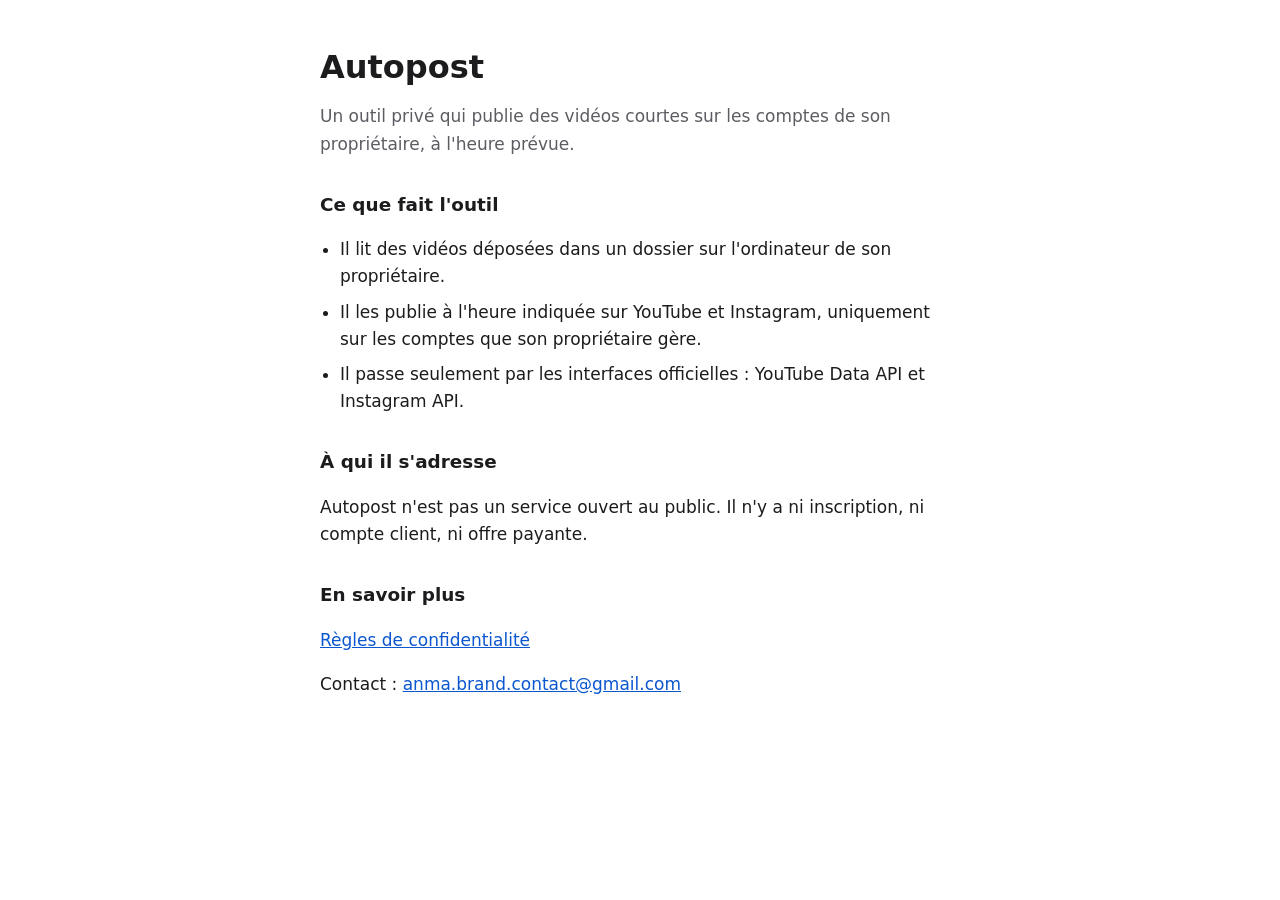
<file: index.html>
<!doctype html>
<html lang="fr">
<head>
  <meta charset="utf-8">
  <meta name="viewport" content="width=device-width, initial-scale=1">
  <title>Autopost</title>
  <link rel="stylesheet" href="style.css">
</head>
<body>
  <main>
    <h1>Autopost</h1>
    <p class="intro">Un outil privé qui publie des vidéos courtes sur les comptes de son propriétaire, à l'heure prévue.</p>

    <h2>Ce que fait l'outil</h2>
    <ul>
      <li>Il lit des vidéos déposées dans un dossier sur l'ordinateur de son propriétaire.</li>
      <li>Il les publie à l'heure indiquée sur YouTube et Instagram, uniquement sur les comptes que son propriétaire gère.</li>
      <li>Il passe seulement par les interfaces officielles : YouTube Data API et Instagram API.</li>
    </ul>

    <h2>À qui il s'adresse</h2>
    <p>Autopost n'est pas un service ouvert au public. Il n'y a ni inscription, ni compte client, ni offre payante.</p>

    <h2>En savoir plus</h2>
    <p><a href="confidentialite.html">Règles de confidentialité</a></p>
    <p>Contact : <a href="mailto:anma.brand.contact@gmail.com">anma.brand.contact@gmail.com</a></p>
  </main>
</body>
</html>
</file>
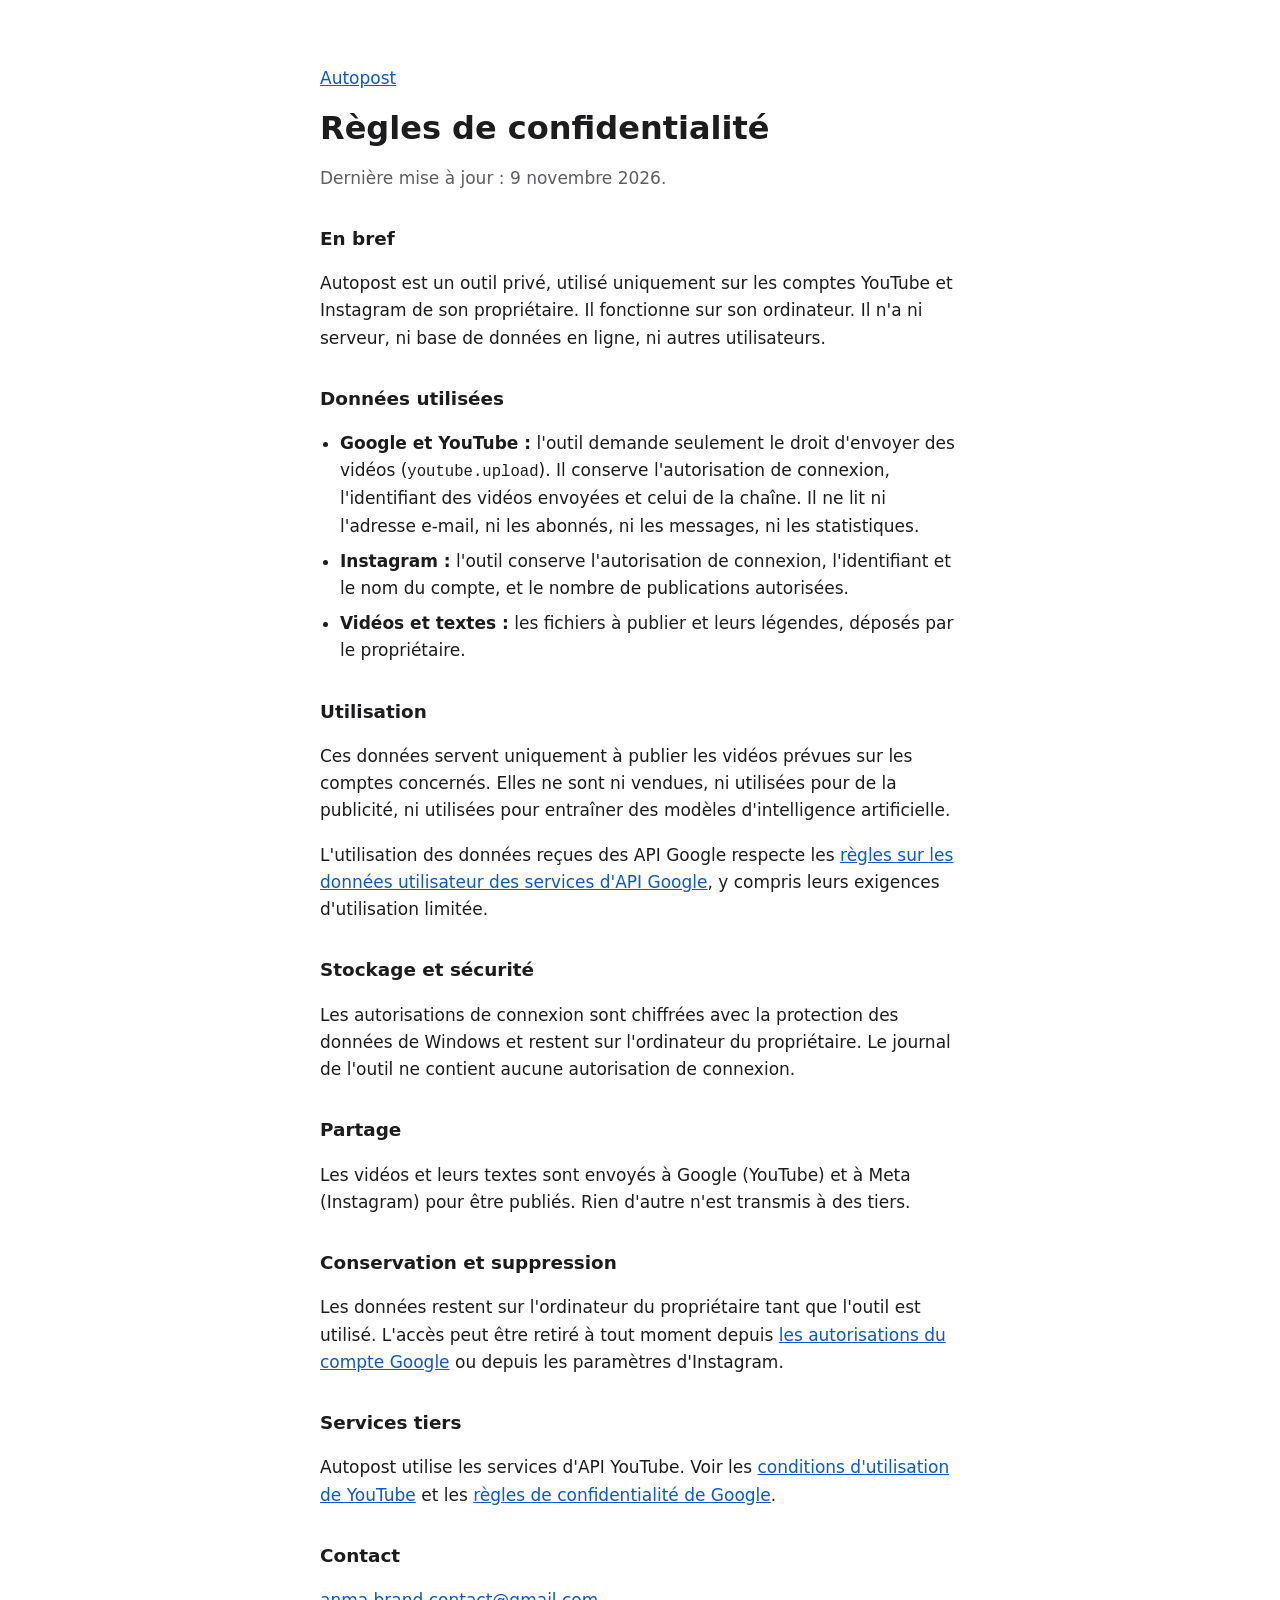
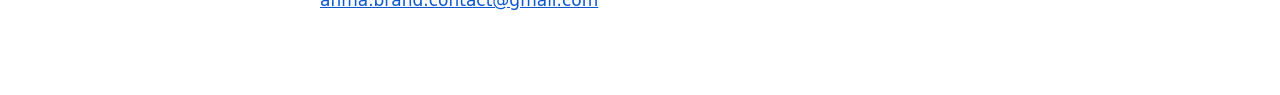
<file: confidentialite.html>
<!doctype html>
<html lang="fr">
<head>
  <meta charset="utf-8">
  <meta name="viewport" content="width=device-width, initial-scale=1">
  <title>Confidentialité</title>
  <link rel="stylesheet" href="style.css">
</head>
<body>
  <main>
    <p><a href="index.html">Autopost</a></p>
    <h1>Règles de confidentialité</h1>
    <p class="intro">Dernière mise à jour : 9 novembre 2026.</p>

    <h2>En bref</h2>
    <p>Autopost est un outil privé, utilisé uniquement sur les comptes YouTube et Instagram de son propriétaire. Il fonctionne sur son ordinateur. Il n'a ni serveur, ni base de données en ligne, ni autres utilisateurs.</p>

    <h2>Données utilisées</h2>
    <ul>
      <li><strong>Google et YouTube :</strong> l'outil demande seulement le droit d'envoyer des vidéos (<code>youtube.upload</code>). Il conserve l'autorisation de connexion, l'identifiant des vidéos envoyées et celui de la chaîne. Il ne lit ni l'adresse e-mail, ni les abonnés, ni les messages, ni les statistiques.</li>
      <li><strong>Instagram :</strong> l'outil conserve l'autorisation de connexion, l'identifiant et le nom du compte, et le nombre de publications autorisées.</li>
      <li><strong>Vidéos et textes :</strong> les fichiers à publier et leurs légendes, déposés par le propriétaire.</li>
    </ul>

    <h2>Utilisation</h2>
    <p>Ces données servent uniquement à publier les vidéos prévues sur les comptes concernés. Elles ne sont ni vendues, ni utilisées pour de la publicité, ni utilisées pour entraîner des modèles d'intelligence artificielle.</p>
    <p>L'utilisation des données reçues des API Google respecte les <a href="https://developers.google.com/terms/api-services-user-data-policy">règles sur les données utilisateur des services d'API Google</a>, y compris leurs exigences d'utilisation limitée.</p>

    <h2>Stockage et sécurité</h2>
    <p>Les autorisations de connexion sont chiffrées avec la protection des données de Windows et restent sur l'ordinateur du propriétaire. Le journal de l'outil ne contient aucune autorisation de connexion.</p>

    <h2>Partage</h2>
    <p>Les vidéos et leurs textes sont envoyés à Google (YouTube) et à Meta (Instagram) pour être publiés. Rien d'autre n'est transmis à des tiers.</p>

    <h2>Conservation et suppression</h2>
    <p>Les données restent sur l'ordinateur du propriétaire tant que l'outil est utilisé. L'accès peut être retiré à tout moment depuis <a href="https://myaccount.google.com/permissions">les autorisations du compte Google</a> ou depuis les paramètres d'Instagram.</p>

    <h2>Services tiers</h2>
    <p>Autopost utilise les services d'API YouTube. Voir les <a href="https://www.youtube.com/t/terms">conditions d'utilisation de YouTube</a> et les <a href="https://policies.google.com/privacy">règles de confidentialité de Google</a>.</p>

    <h2>Contact</h2>
    <p><a href="mailto:anma.brand.contact@gmail.com">anma.brand.contact@gmail.com</a></p>
  </main>
</body>
</html>
</file>
<file: style.css>
:root {
  color-scheme: light dark;
  --fond: #ffffff;
  --texte: #1c1c1e;
  --doux: #5c5c63;
  --lien: #0b57d0;
}

@media (prefers-color-scheme: dark) {
  :root {
    --fond: #17171a;
    --texte: #ededf0;
    --doux: #a6a6ae;
    --lien: #8ab4f8;
  }
}

body {
  margin: 0;
  background: var(--fond);
  color: var(--texte);
  font: 17px/1.6 system-ui, -apple-system, "Segoe UI", Roboto, sans-serif;
}

main {
  max-width: 640px;
  margin: 0 auto;
  padding: 48px 16px 64px;
}

h1 { font-size: 2rem; line-height: 1.2; margin: 0 0 12px; }
h2 { font-size: 1.15rem; margin: 32px 0 8px; }
.intro { color: var(--doux); }
a { color: var(--lien); }
ul { padding-left: 20px; }
li { margin-bottom: 8px; }
code { font-size: 0.92em; overflow-wrap: anywhere; }
</file>
